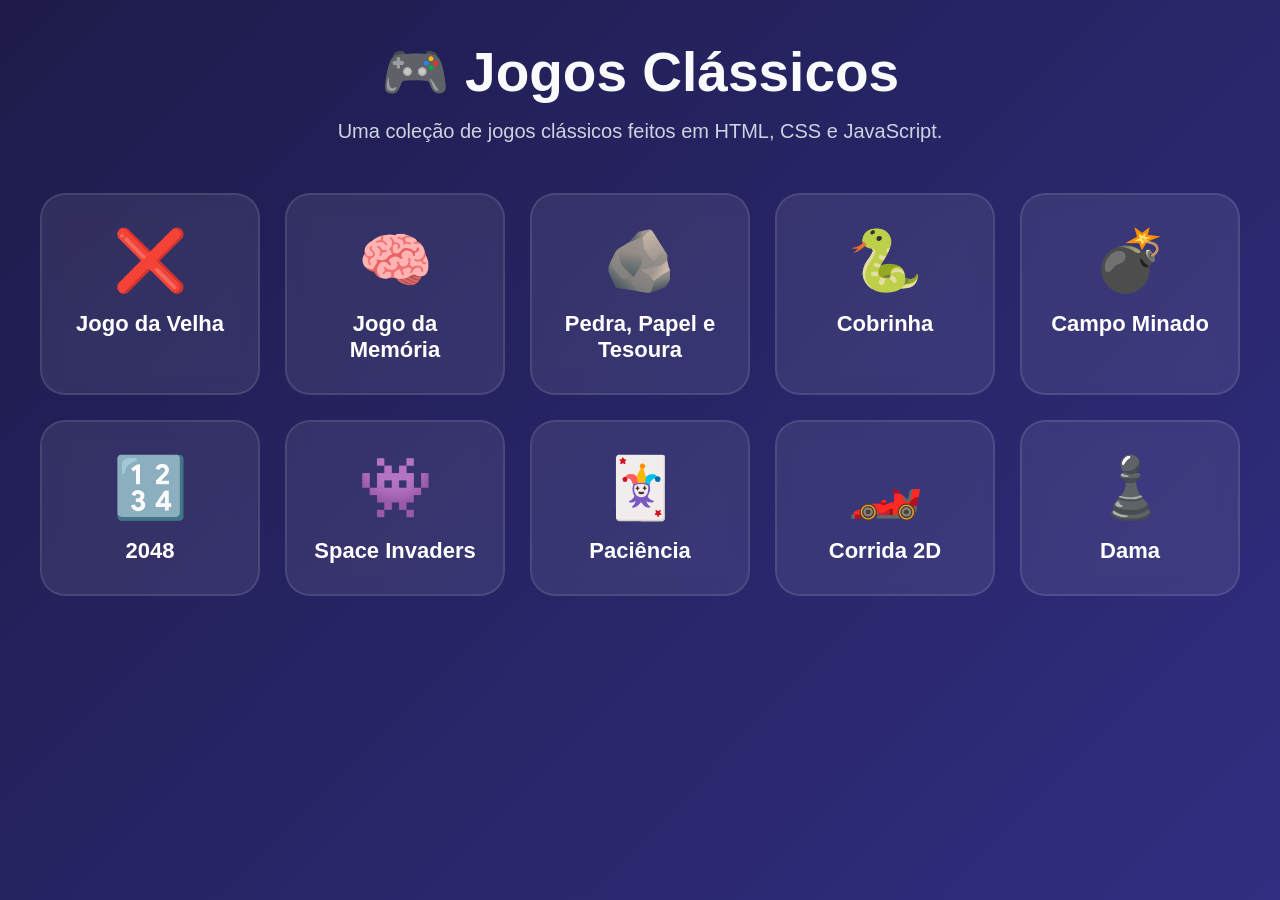
<file: index.html>
<!DOCTYPE html>
<html lang="pt-BR">

<head>

    <meta charset="UTF-8">
    <meta name="viewport" content="width=device-width, initial-scale=1.0">

    <title>Jogos Clássicos</title>

    <link rel="stylesheet" href="style.css">

</head>

<body>

    <div class="container">

        <h1>🎮 Jogos Clássicos</h1>

        <p class="subtitulo">
            Uma coleção de jogos clássicos feitos em HTML, CSS e JavaScript.
        </p>

        <div class="grid-jogos">

            <a href="velha.html" class="card-jogo">
                ❌
                <span>Jogo da Velha</span>
            </a>

            <a href="memoria.html" class="card-jogo">
                🧠
                <span>Jogo da Memória</span>
            </a>

            <a href="pedra.html" class="card-jogo">
                🪨
                <span>Pedra, Papel e Tesoura</span>
            </a>

            <a href="cobrinha.html" class="card-jogo">
                🐍
                <span>Cobrinha</span>
            </a>

            <a href="campominado.html" class="card-jogo">
                💣
                <span>Campo Minado</span>
            </a>

            <a href="2048.html" class="card-jogo">
                🔢
                <span>2048</span>
            </a>

            <a href="space.html" class="card-jogo">
                👾
                <span>Space Invaders</span>
            </a>

            <a href="paciencia.html" class="card-jogo">
                🃏
                <span>Paciência</span>
            </a>

            <a href="corrida.html" class="card-jogo">
                🏎️
                <span>Corrida 2D</span>
            </a>

            <a href="dama.html" class="card-jogo">
                ♟️
                <span>Dama</span>
            </a>

        </div>

    </div>

</body>

</html>
</file>
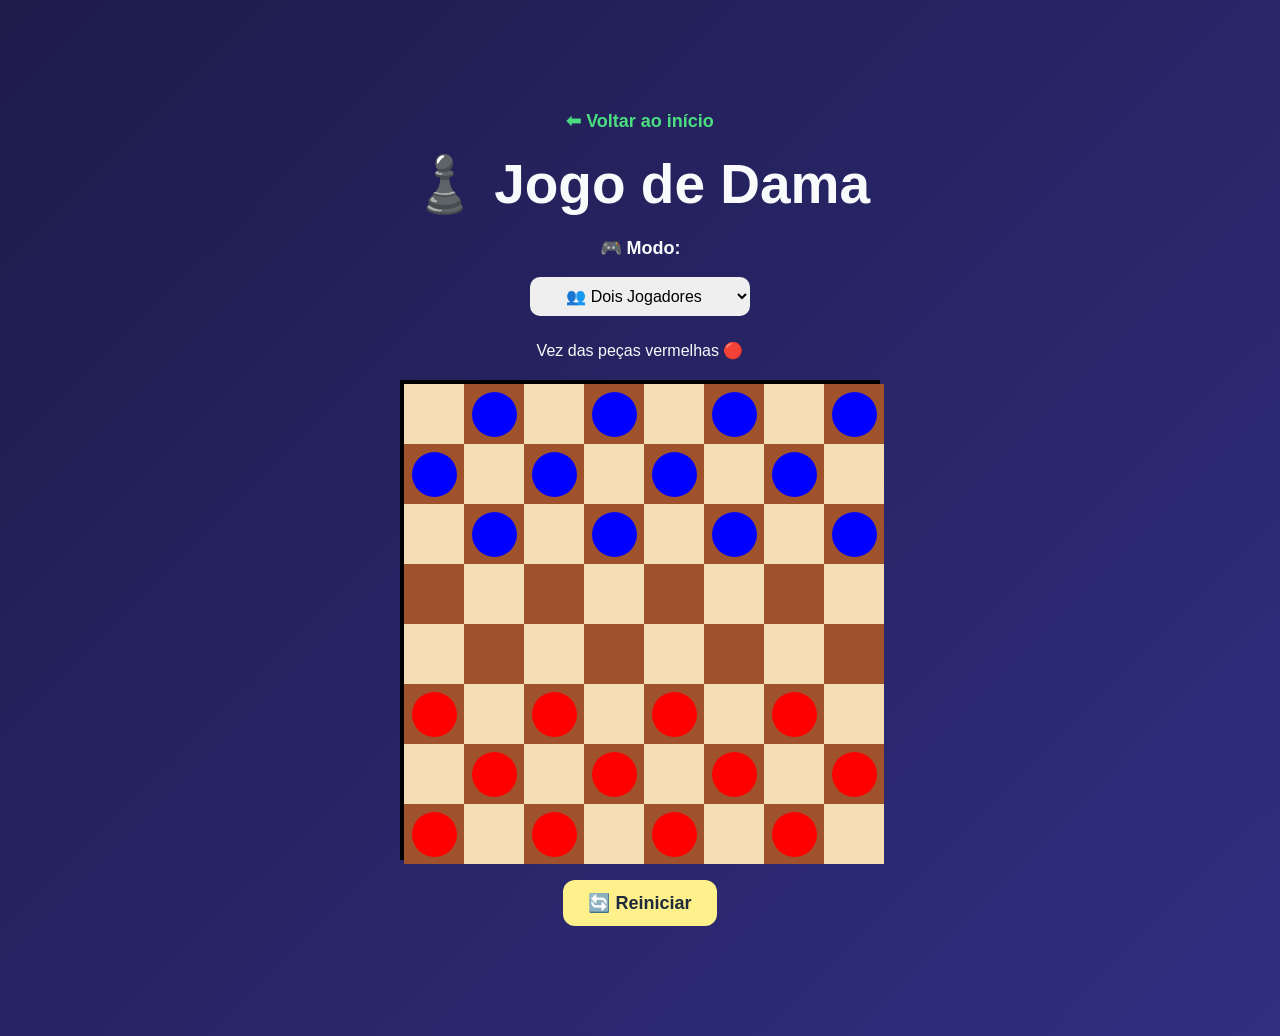
<file: dama.html>
<!DOCTYPE html>
<html lang="pt-BR">

<head>

    <!-- Configurações -->
    <meta charset="UTF-8">

    <meta name="viewport"
          content="width=device-width, initial-scale=1.0">

    <title>Dama</title>

    <!-- CSS -->
    <link rel="stylesheet" href="style.css">

</head>

<body>

    <!-- Container principal -->
    <div class="container-jogo">

        <!-- Botão voltar -->
        <a
            href="index.html"
            class="voltar">

            ⬅ Voltar ao início

        </a>

        <!-- Título -->
        <h1>

            ♟️ Jogo de Dama

        </h1>

        <!-- Configurações -->
        <div class="config-jogo">

            <label>

                🎮 Modo:

            </label>

            <br><br>

            <select id="modoDama">

                <option value="2jogadores">

                    👥 Dois Jogadores

                </option>

                <option value="maquina">

                    🤖 Contra a Máquina

                </option>

            </select>

        </div>

        <!-- Status -->
        <p id="statusDama">

            Vez das peças vermelhas 🔴

        </p>

        <!-- Tabuleiro -->
        <div id="tabuleiroDama">

        </div>

        <!-- Reiniciar -->
        <button
            class="btn-reiniciar"
            onclick="reiniciarDama()">

            🔄 Reiniciar

        </button>

    </div>

    <!-- JavaScript -->
    <script src="dama.js"></script>

</body>

</html>
</file>
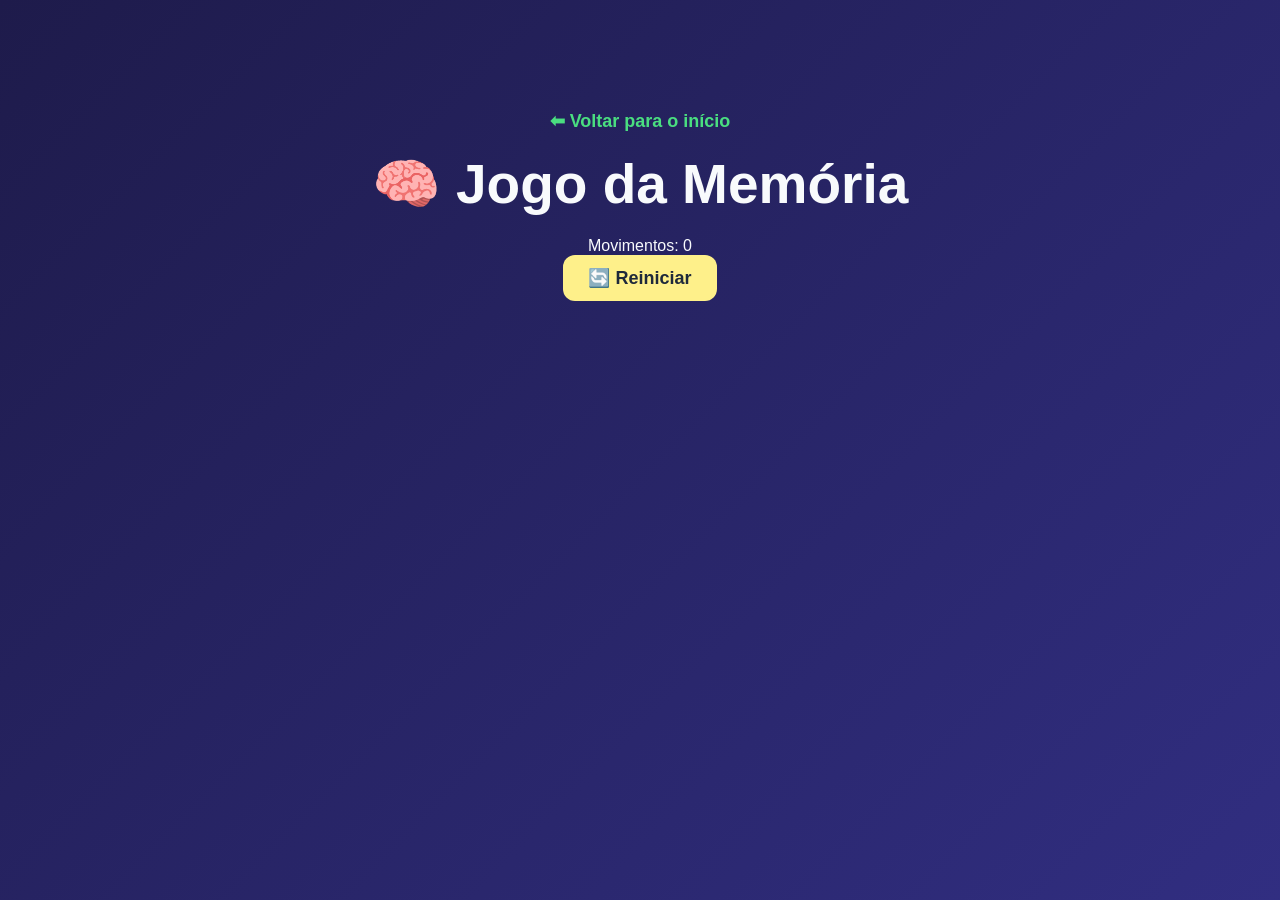
<file: memoria.html>
<!DOCTYPE html>
<html lang="pt-BR">

<head>

    <meta charset="UTF-8">
    <meta name="viewport" content="width=device-width, initial-scale=1.0">

    <title>Jogo da Memória</title>

    <link rel="stylesheet" href="style.css">

</head>

<body>

    <div class="container-jogo">

        <a href="index.html" class="voltar">
            ⬅ Voltar para o início
        </a>

        <h1>🧠 Jogo da Memória</h1>

        <p id="movimentos">
            Movimentos: 0
        </p>

        <div id="tabuleiroMemoria">

        </div>

        <button class="btn-reiniciar" onclick="iniciarJogo()">
            🔄 Reiniciar
        </button>

    </div>

    <script src="memoria.js"></script>

</body>

</html>
</file>
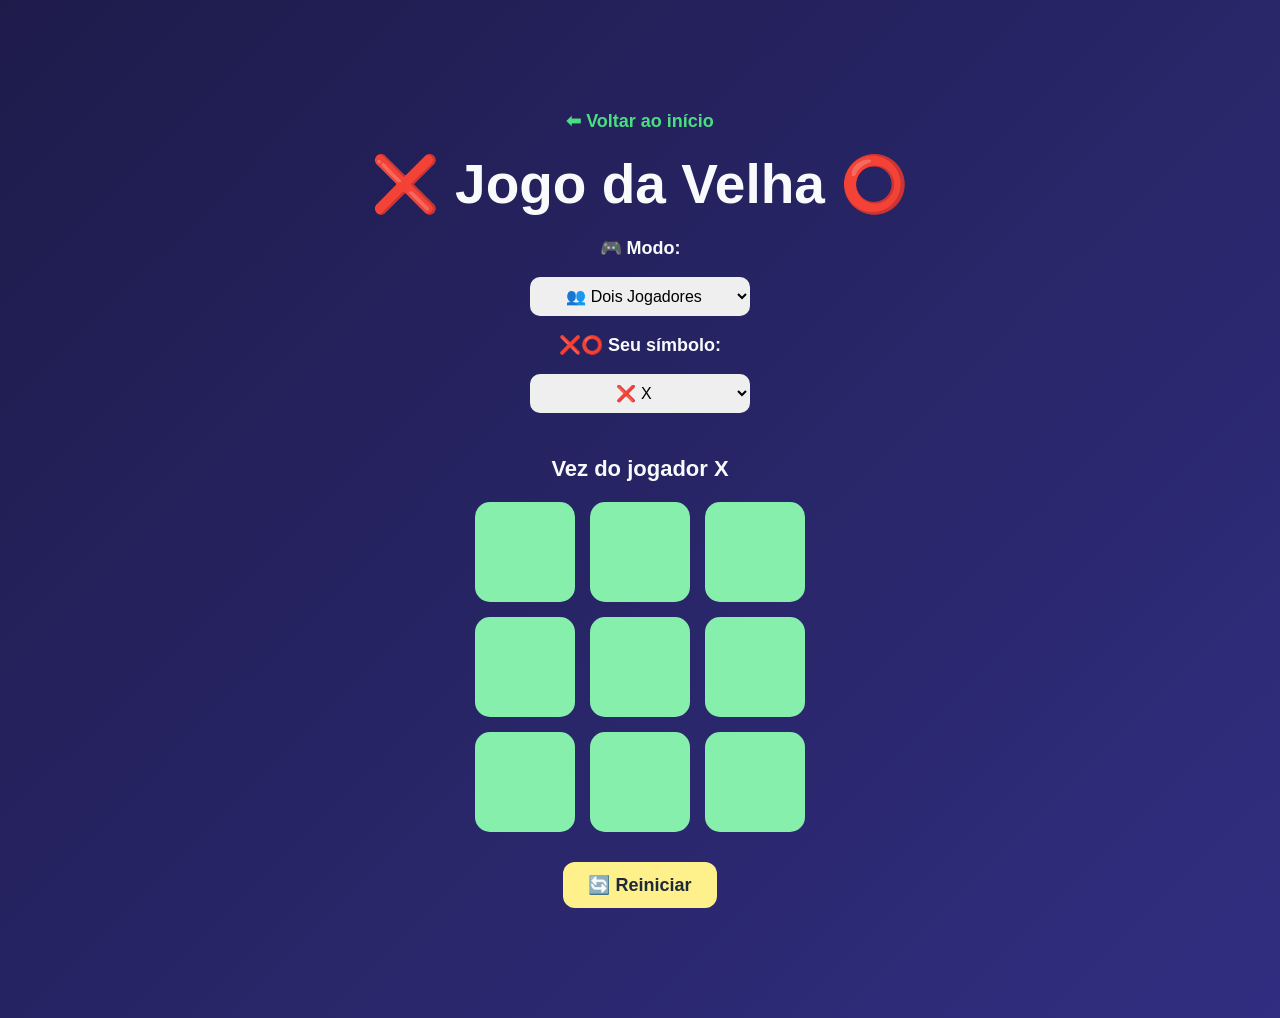
<file: velha.html>
<!DOCTYPE html>
<html lang="pt-BR">

<head>

    <!-- Configurações da página -->
    <meta charset="UTF-8">

    <meta name="viewport"
          content="width=device-width, initial-scale=1.0">

    <title>Jogo da Velha</title>

    <!-- CSS -->
    <link rel="stylesheet" href="style.css">

</head>

<body>

    <!-- Container principal -->
    <div class="container-jogo">

        <!-- Voltar -->
        <a
            href="index.html"
            class="voltar">

            ⬅ Voltar ao início

        </a>

        <!-- Título -->
        <h1>

            ❌ Jogo da Velha ⭕

        </h1>

        <!-- Configurações -->
        <div class="config-jogo">

            <!-- Modo -->
            <label>

                🎮 Modo:

            </label>

            <br><br>

            <select id="modo">

                <option value="2jogadores">

                    👥 Dois Jogadores

                </option>

                <option value="maquina">

                    🤖 Contra a Máquina

                </option>

            </select>

            <br><br>

            <!-- Símbolo -->
            <label>

                ❌⭕ Seu símbolo:

            </label>

            <br><br>

            <select id="simbolo">

                <option value="X">

                    ❌ X

                </option>

                <option value="O">

                    ⭕

                    O

                </option>

            </select>

            <br><br>

            <!-- Dificuldade -->
            <div id="areaDificuldade">

                <label>

                    🤖 Dificuldade:

                </label>

                <br><br>

                <select id="dificuldade">

                    <option value="facil">

                        🟢 Fácil

                    </option>

                    <option value="medio">

                        🟡 Médio

                    </option>

                    <option value="impossivel">

                        🔴 Impossível

                    </option>

                </select>

            </div>

        </div>

        <!-- Status -->
        <p id="status">

            Vez do jogador X

        </p>

        <!-- Tabuleiro -->
        <div class="tabuleiro">

            <div class="casa"
                 onclick="jogar(0)">
            </div>

            <div class="casa"
                 onclick="jogar(1)">
            </div>

            <div class="casa"
                 onclick="jogar(2)">
            </div>

            <div class="casa"
                 onclick="jogar(3)">
            </div>

            <div class="casa"
                 onclick="jogar(4)">
            </div>

            <div class="casa"
                 onclick="jogar(5)">
            </div>

            <div class="casa"
                 onclick="jogar(6)">
            </div>

            <div class="casa"
                 onclick="jogar(7)">
            </div>

            <div class="casa"
                 onclick="jogar(8)">
            </div>

        </div>

        <!-- Reiniciar -->
        <button
            class="btn-reiniciar"
            onclick="reiniciar()">

            🔄 Reiniciar

        </button>

    </div>

    <!-- JavaScript -->
    <script src="velha.js"></script>

</body>

</html>
</file>
<file: style.css>
/* ========================= */
/* RESET GERAL */
/* ========================= */

*{
    margin:0;
    padding:0;
    box-sizing:border-box;
    font-family:Arial,sans-serif;
}

/* ========================= */
/* CORPO DA PÁGINA */
/* ========================= */

body{
    background:linear-gradient(135deg,#1e1b4b,#312e81);
    min-height:100vh;
    color:#f8fafc;
    padding:40px 20px;
}

/* ========================= */
/* CONTAINER PRINCIPAL */
/* ========================= */

.container{
    max-width:1200px;
    margin:0 auto;
    text-align:center;
}

/* ========================= */
/* TÍTULO E SUBTÍTULO */
/* ========================= */

h1{
    font-size:55px;
    margin-bottom:15px;
}

.subtitulo{
    font-size:20px;
    color:#cbd5e1;
    margin-bottom:50px;
}

/* ========================= */
/* GRADE DOS JOGOS */
/* ========================= */

.grid-jogos{
    display:grid;
    grid-template-columns:repeat(auto-fit,minmax(220px,1fr));
    gap:25px;
}

/* ========================= */
/* CARDS DOS JOGOS */
/* ========================= */

.card-jogo{

    background:rgba(255,255,255,0.08);

    backdrop-filter:blur(10px);

    border:2px solid rgba(255,255,255,0.1);

    border-radius:25px;

    padding:30px 20px;

    text-decoration:none;

    color:white;

    font-size:60px;

    display:flex;

    flex-direction:column;

    gap:15px;

    transition:0.3s;

}

/* Nome do jogo */

.card-jogo span{

    font-size:22px;

    font-weight:bold;

}

/* Efeito ao passar o mouse */

.card-jogo:hover{

    transform:translateY(-8px);

    background:#86efac;

    color:#1e293b;

    box-shadow:0 10px 30px rgba(134,239,172,0.4);

}

/* Cards pares ficam amarelos */

.card-jogo:nth-child(even):hover{

    background:#fde68a;

    box-shadow:0 10px 30px rgba(253,230,138,0.4);

}

/* ========================= */
/* RESPONSIVIDADE */
/* ========================= */

@media(max-width:700px){

    h1{
        font-size:40px;
    }

    .subtitulo{
        font-size:18px;
    }

    .card-jogo{
        font-size:50px;
    }

    .card-jogo span{
        font-size:18px;
    }

}

/* ========================= */
/* JOGO DA VELHA */
/* ========================= */

.container-jogo {

    max-width: 600px;
    margin: 50px auto;
    text-align: center;
    padding: 20px;

}

.voltar {

    display: inline-block;
    margin-bottom: 20px;
    text-decoration: none;
    color: #4ade80;
    font-size: 18px;
    font-weight: bold;

}

.voltar:hover {

    color: #fef08a;

}

.container-jogo h1 {

    margin-bottom: 20px;

}

/* Configurações */

.config-jogo {

    margin-bottom: 25px;

}

.config-jogo label {

    font-size: 18px;
    font-weight: bold;

}

.config-jogo select {

    width: 220px;
    padding: 10px;
    border: none;
    border-radius: 10px;
    font-size: 16px;
    text-align: center;
    cursor: pointer;

}

/* Status */

#status {

    font-size: 22px;
    margin-bottom: 20px;
    font-weight: bold;

}

/* Tabuleiro */

.tabuleiro {

    display: grid;
    grid-template-columns: repeat(3, 100px);
    gap: 15px;
    justify-content: center;
    margin-bottom: 30px;

}

/* Casas */

.casa {

    width: 100px;
    height: 100px;

    background: #86efac;

    border-radius: 15px;

    display: flex;
    justify-content: center;
    align-items: center;

    font-size: 50px;
    font-weight: bold;

    color: #1e293b;

    cursor: pointer;

    transition: 0.3s;

}

.casa:hover {

    background: #bbf7d0;
    transform: scale(1.05);

}

/* Botão */

.btn-reiniciar {

    padding: 12px 25px;

    border: none;
    border-radius: 12px;

    background: #fef08a;

    color: #1e293b;

    font-size: 18px;
    font-weight: bold;

    cursor: pointer;

    transition: 0.3s;

}

.btn-reiniciar:hover {

    transform: scale(1.05);

}

/* Celular */

@media (max-width: 600px) {

    .tabuleiro {

        grid-template-columns: repeat(3, 80px);

    }

    .casa {

        width: 80px;
        height: 80px;

        font-size: 40px;

    }

}


/* ===================================== */
/* JOGO DE DAMAS */
/* ===================================== */

#tabuleiroDama {

    width: 480px;

    height: 480px;

    margin: 20px auto;

    display: grid;

    grid-template-columns: repeat(8, 60px);

    grid-template-rows: repeat(8, 60px);

    border: 4px solid black;

}

/* Casas */

#tabuleiroDama .casa-dama {

    width: 60px;

    height: 60px;

    display: flex;

    justify-content: center;

    align-items: center;

    box-sizing: border-box;

}

/* Casas claras */

#tabuleiroDama .clara {

    background-color: #F5DEB3;

}

/* Casas escuras */

#tabuleiroDama .escura {

    background-color: #A0522D;

    cursor: pointer;

}

/* Peças */

#tabuleiroDama .peca {

    width: 45px;

    height: 45px;

    border-radius: 50%;

}

/* Vermelhas */

#tabuleiroDama .vermelha {

    background-color: red;

}

/* Azuis */

#tabuleiroDama .azul {

    background-color: blue;

}

/* Damas */

#tabuleiroDama .dama {

    border: 4px solid gold;

}
</file>
